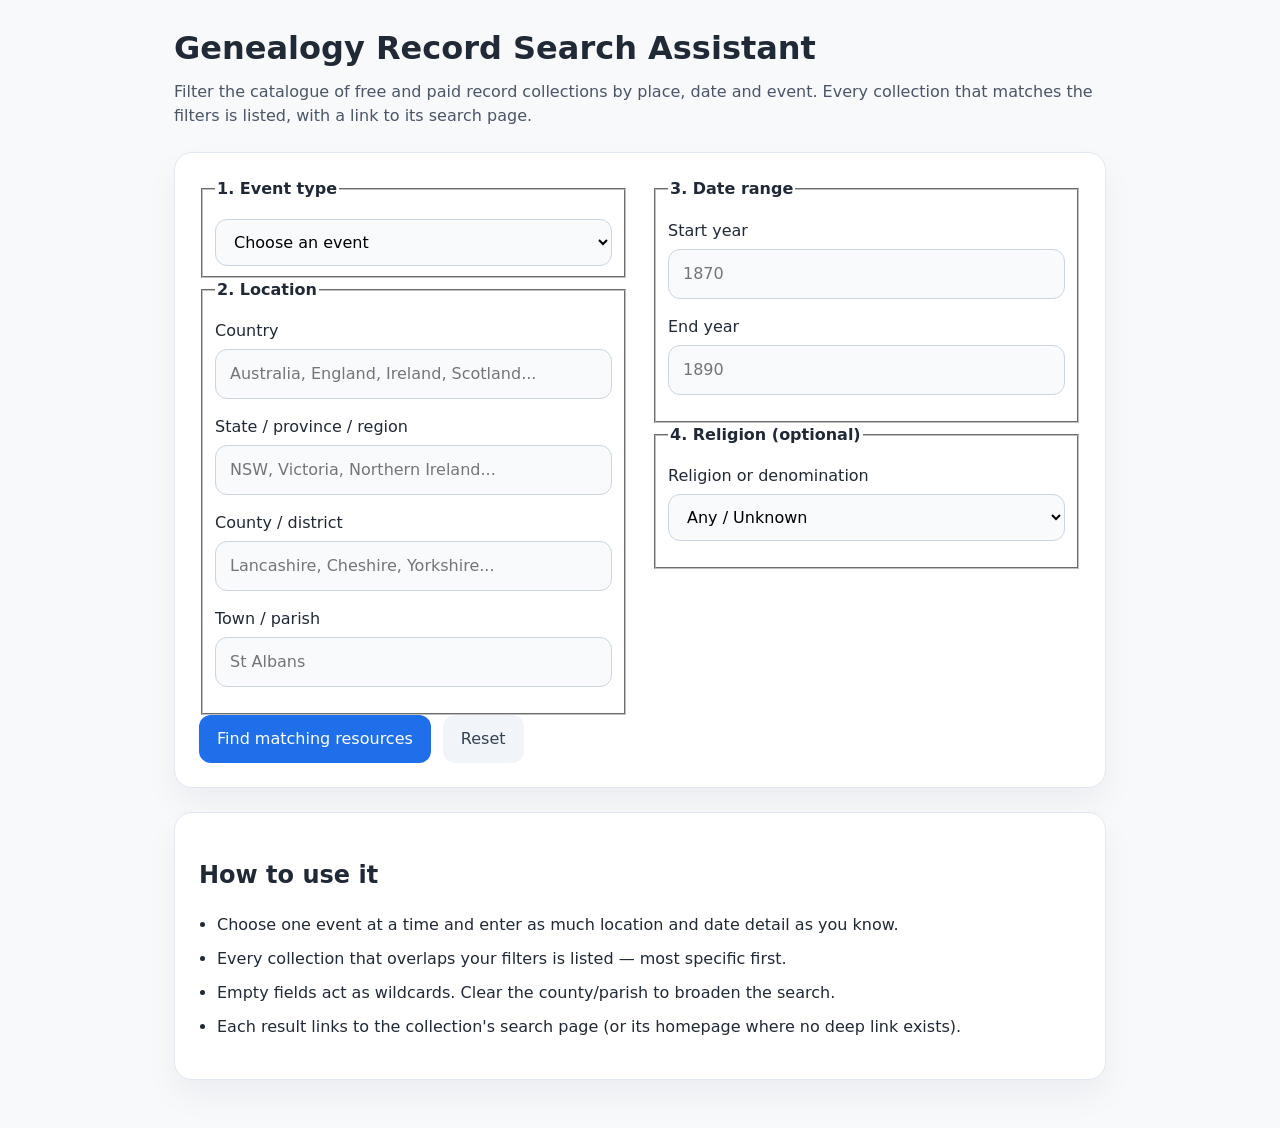
<file: index.html>
<!DOCTYPE html>
<html lang="en">
<head>
  <meta charset="UTF-8" />
  <meta name="viewport" content="width=device-width, initial-scale=1.0" />
  <title>Genealogy Search Guide</title>
  <link rel="stylesheet" href="ui/styles.css" />
</head>
<body>
  <main class="app-shell">
    <header>
      <h1>Genealogy Record Search Assistant</h1>
      <p>Filter the catalogue of free and paid record collections by place, date and event. Every collection that matches the filters is listed, with a link to its search page.</p>
    </header>

    <section class="panel">
      <form id="search-form">
        <div class="form-columns">
          <div class="form-column">
            <fieldset>
              <legend>1. Event type</legend>
              <select id="eventType">
                <option value="">Choose an event</option>
                <option value="birth">Birth</option>
                <option value="baptism">Baptism</option>
                <option value="marriage">Marriage</option>
                <option value="death">Death</option>
                <option value="burial">Burial</option>
                <option value="residence">Residence (census, directories, electoral rolls)</option>
                <option value="employment">Employment / occupational</option>
                <option value="education">Education / schools</option>
                <option value="travel">Travel / immigration / emigration</option>
                <option value="military">Military</option>
                <option value="legal">Legal (wills, probate, court, land)</option>
                <option value="other">Other</option>
              </select>
            </fieldset>

            <fieldset>
              <legend>2. Location</legend>
              <label>
                Country
                <input id="country" type="text" placeholder="Australia, England, Ireland, Scotland..." list="countries" />
              </label>
              <label>
                State / province / region
                <input id="stateProvince" type="text" placeholder="NSW, Victoria, Northern Ireland..." list="states" />
              </label>
              <label>
                County / district
                <input id="county" type="text" placeholder="Lancashire, Cheshire, Yorkshire..." list="counties" />
              </label>
              <label>
                Town / parish
                <input id="townParish" type="text" placeholder="St Albans" />
              </label>
            </fieldset>
          </div>

          <div class="form-column">
            <fieldset>
              <legend>3. Date range</legend>
              <label>
                Start year
                <input id="rangeStartYear" type="number" min="1500" max="2100" placeholder="1870" />
              </label>
              <label>
                End year
                <input id="rangeEndYear" type="number" min="1500" max="2100" placeholder="1890" />
              </label>
            </fieldset>

            <fieldset>
              <legend>4. Religion (optional)</legend>
              <label>
                Religion or denomination
                <select id="religion">
                  <option value="any">Any / Unknown</option>
                  <option value="Catholic">Catholic</option>
                  <option value="Protestant">Protestant</option>
                  <option value="Jewish">Jewish</option>
                  <option value="LDS">LDS</option>
                  <option value="Orthodox">Orthodox</option>
                  <option value="Other">Other</option>
                </select>
              </label>
            </fieldset>
          </div>
        </div>

        <div class="actions">
          <button type="submit" id="submitButton" disabled>Loading resources...</button>
          <button type="button" id="resetButton" class="secondary">Reset</button>
        </div>

        <datalist id="countries">
          <option value="Australia">
          <option value="England">
          <option value="Wales">
          <option value="Scotland">
          <option value="Ireland">
          <option value="Northern Ireland">
          <option value="United Kingdom">
          <option value="United States">
          <option value="Canada">
          <option value="New Zealand">
          <option value="Germany">
        </datalist>

        <datalist id="states">
          <option value="New South Wales">
          <option value="Victoria">
          <option value="Queensland">
          <option value="Western Australia">
          <option value="South Australia">
          <option value="Tasmania">
          <option value="Northern Territory">
        </datalist>

        <datalist id="counties">
          <option value="Lancashire">
          <option value="Cheshire">
          <option value="Yorkshire">
        </datalist>
      </form>
    </section>

    <section id="results" class="panel hidden">
      <h2>Matching resources</h2>
      <div id="results-summary" class="results-summary"></div>
      <div id="results-explanation" class="results-explanation"></div>
      <ul id="results-list" class="results-list"></ul>
    </section>

    <section class="panel note-panel">
      <h2>How to use it</h2>
      <ul>
        <li>Choose one event at a time and enter as much location and date detail as you know.</li>
        <li>Every collection that overlaps your filters is listed — most specific first.</li>
        <li>Empty fields act as wildcards. Clear the county/parish to broaden the search.</li>
        <li>Each result links to the collection's search page (or its homepage where no deep link exists).</li>
      </ul>
    </section>
  </main>

  <script src="resources/genealogy-free-resources.js"></script>
  <script src="ui/app.js"></script>
</body>
</html>
</file>
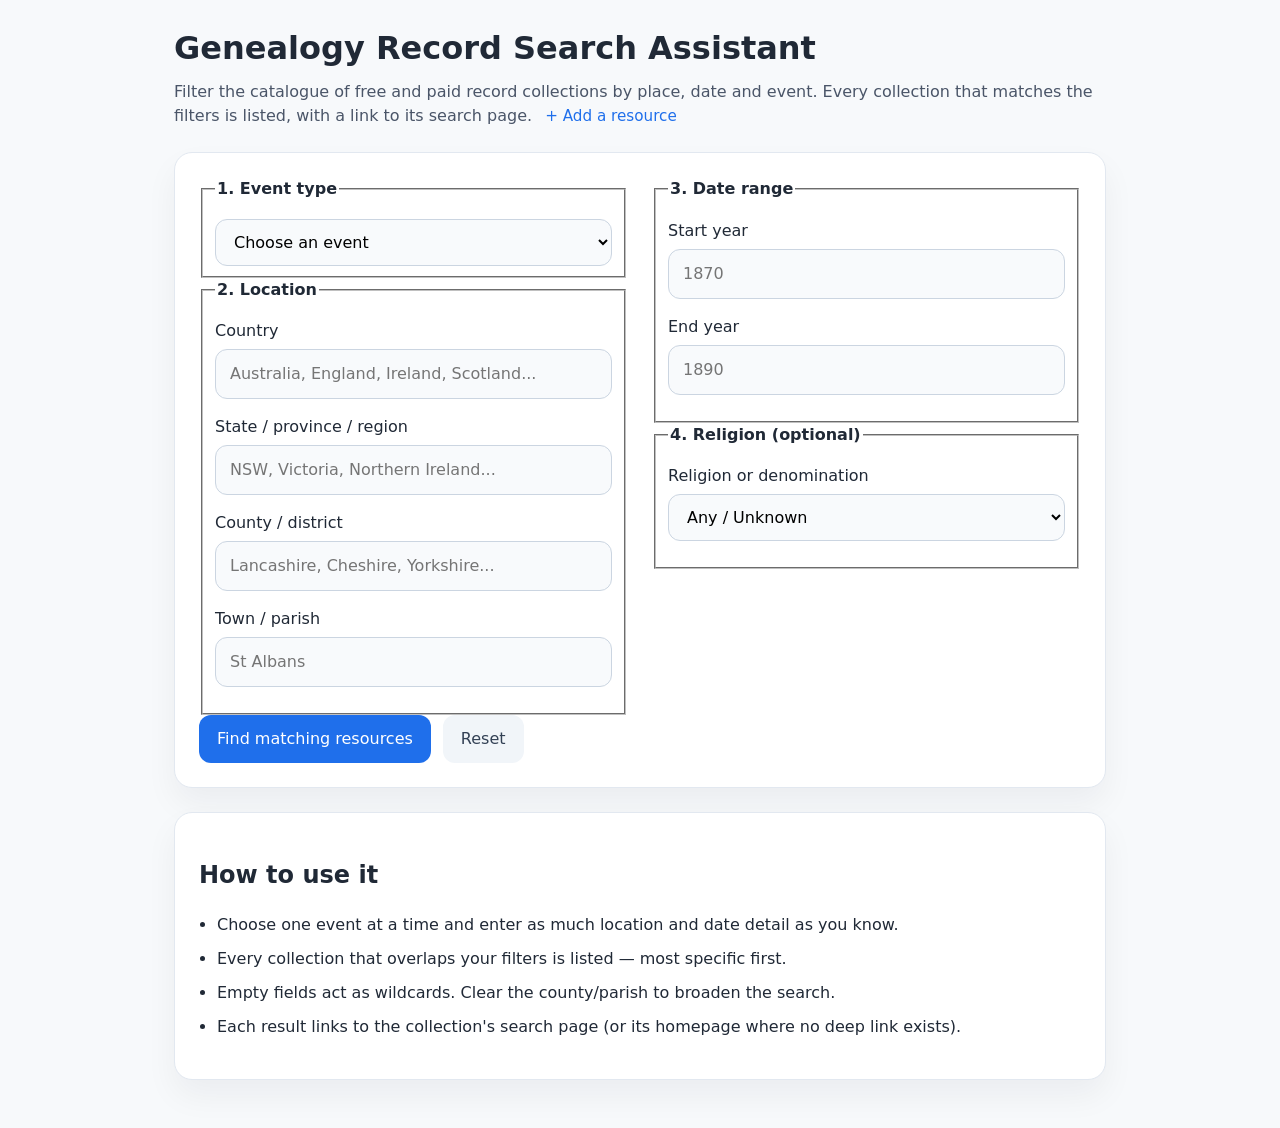
<file: ui/index.html>
<!DOCTYPE html>
<html lang="en">
<head>
  <meta charset="UTF-8" />
  <meta name="viewport" content="width=device-width, initial-scale=1.0" />
  <title>Genealogy Search Guide</title>
  <link rel="stylesheet" href="styles.css" />
</head>
<body>
  <main class="app-shell">
    <header>
      <h1>Genealogy Record Search Assistant</h1>
      <p>
        Filter the catalogue of free and paid record collections by place, date and event. Every collection that matches the filters is listed, with a link to its search page.
        <a href="add-resource.html" class="header-link">+ Add a resource</a>
      </p>
    </header>

    <section class="panel">
      <form id="search-form">
        <div class="form-columns">
          <div class="form-column">
            <fieldset>
              <legend>1. Event type</legend>
              <select id="eventType">
                <option value="">Choose an event</option>
                <option value="birth">Birth</option>
                <option value="baptism">Baptism</option>
                <option value="marriage">Marriage</option>
                <option value="death">Death</option>
                <option value="burial">Burial</option>
                <option value="residence">Residence (census, directories, electoral rolls)</option>
                <option value="employment">Employment / occupational</option>
                <option value="education">Education / schools</option>
                <option value="travel">Travel / immigration / emigration</option>
                <option value="military">Military</option>
                <option value="legal">Legal (wills, probate, court, land)</option>
                <option value="other">Other</option>
              </select>
            </fieldset>

            <fieldset>
              <legend>2. Location</legend>
              <label>
                Country
                <input id="country" type="text" placeholder="Australia, England, Ireland, Scotland..." list="countries" />
              </label>
              <label>
                State / province / region
                <input id="stateProvince" type="text" placeholder="NSW, Victoria, Northern Ireland..." list="states" />
              </label>
              <label>
                County / district
                <input id="county" type="text" placeholder="Lancashire, Cheshire, Yorkshire..." list="counties" />
              </label>
              <label>
                Town / parish
                <input id="townParish" type="text" placeholder="St Albans" />
              </label>
            </fieldset>
          </div>

          <div class="form-column">
            <fieldset>
              <legend>3. Date range</legend>
              <label>
                Start year
                <input id="rangeStartYear" type="number" min="1500" max="2100" placeholder="1870" />
              </label>
              <label>
                End year
                <input id="rangeEndYear" type="number" min="1500" max="2100" placeholder="1890" />
              </label>
            </fieldset>

            <fieldset>
              <legend>4. Religion (optional)</legend>
              <label>
                Religion or denomination
                <select id="religion">
                  <option value="any">Any / Unknown</option>
                  <option value="Catholic">Catholic</option>
                  <option value="Protestant">Protestant</option>
                  <option value="Jewish">Jewish</option>
                  <option value="LDS">LDS</option>
                  <option value="Orthodox">Orthodox</option>
                  <option value="Other">Other</option>
                </select>
              </label>
            </fieldset>
          </div>
        </div>

        <div class="actions">
          <button type="submit" id="submitButton" disabled>Loading resources...</button>
          <button type="button" id="resetButton" class="secondary">Reset</button>
        </div>

        <datalist id="countries">
          <option value="Australia">
          <option value="England">
          <option value="Wales">
          <option value="Scotland">
          <option value="Ireland">
          <option value="Northern Ireland">
          <option value="United Kingdom">
          <option value="United States">
          <option value="Canada">
          <option value="New Zealand">
          <option value="Germany">
        </datalist>

        <datalist id="states">
          <option value="New South Wales">
          <option value="Victoria">
          <option value="Queensland">
          <option value="Western Australia">
          <option value="South Australia">
          <option value="Tasmania">
          <option value="Northern Territory">
        </datalist>

        <datalist id="counties">
          <option value="Lancashire">
          <option value="Cheshire">
          <option value="Yorkshire">
        </datalist>
      </form>
    </section>

    <section id="results" class="panel hidden">
      <h2>Matching resources</h2>
      <div id="results-summary" class="results-summary"></div>
      <div id="results-explanation" class="results-explanation"></div>
      <ul id="results-list" class="results-list"></ul>
    </section>

    <section class="panel note-panel">
      <h2>How to use it</h2>
      <ul>
        <li>Choose one event at a time and enter as much location and date detail as you know.</li>
        <li>Every collection that overlaps your filters is listed — most specific first.</li>
        <li>Empty fields act as wildcards. Clear the county/parish to broaden the search.</li>
        <li>Each result links to the collection's search page (or its homepage where no deep link exists).</li>
      </ul>
    </section>
  </main>

  <script src="../resources/genealogy-free-resources.js"></script>
  <script src="app.js"></script>
</body>
</html>
</file>
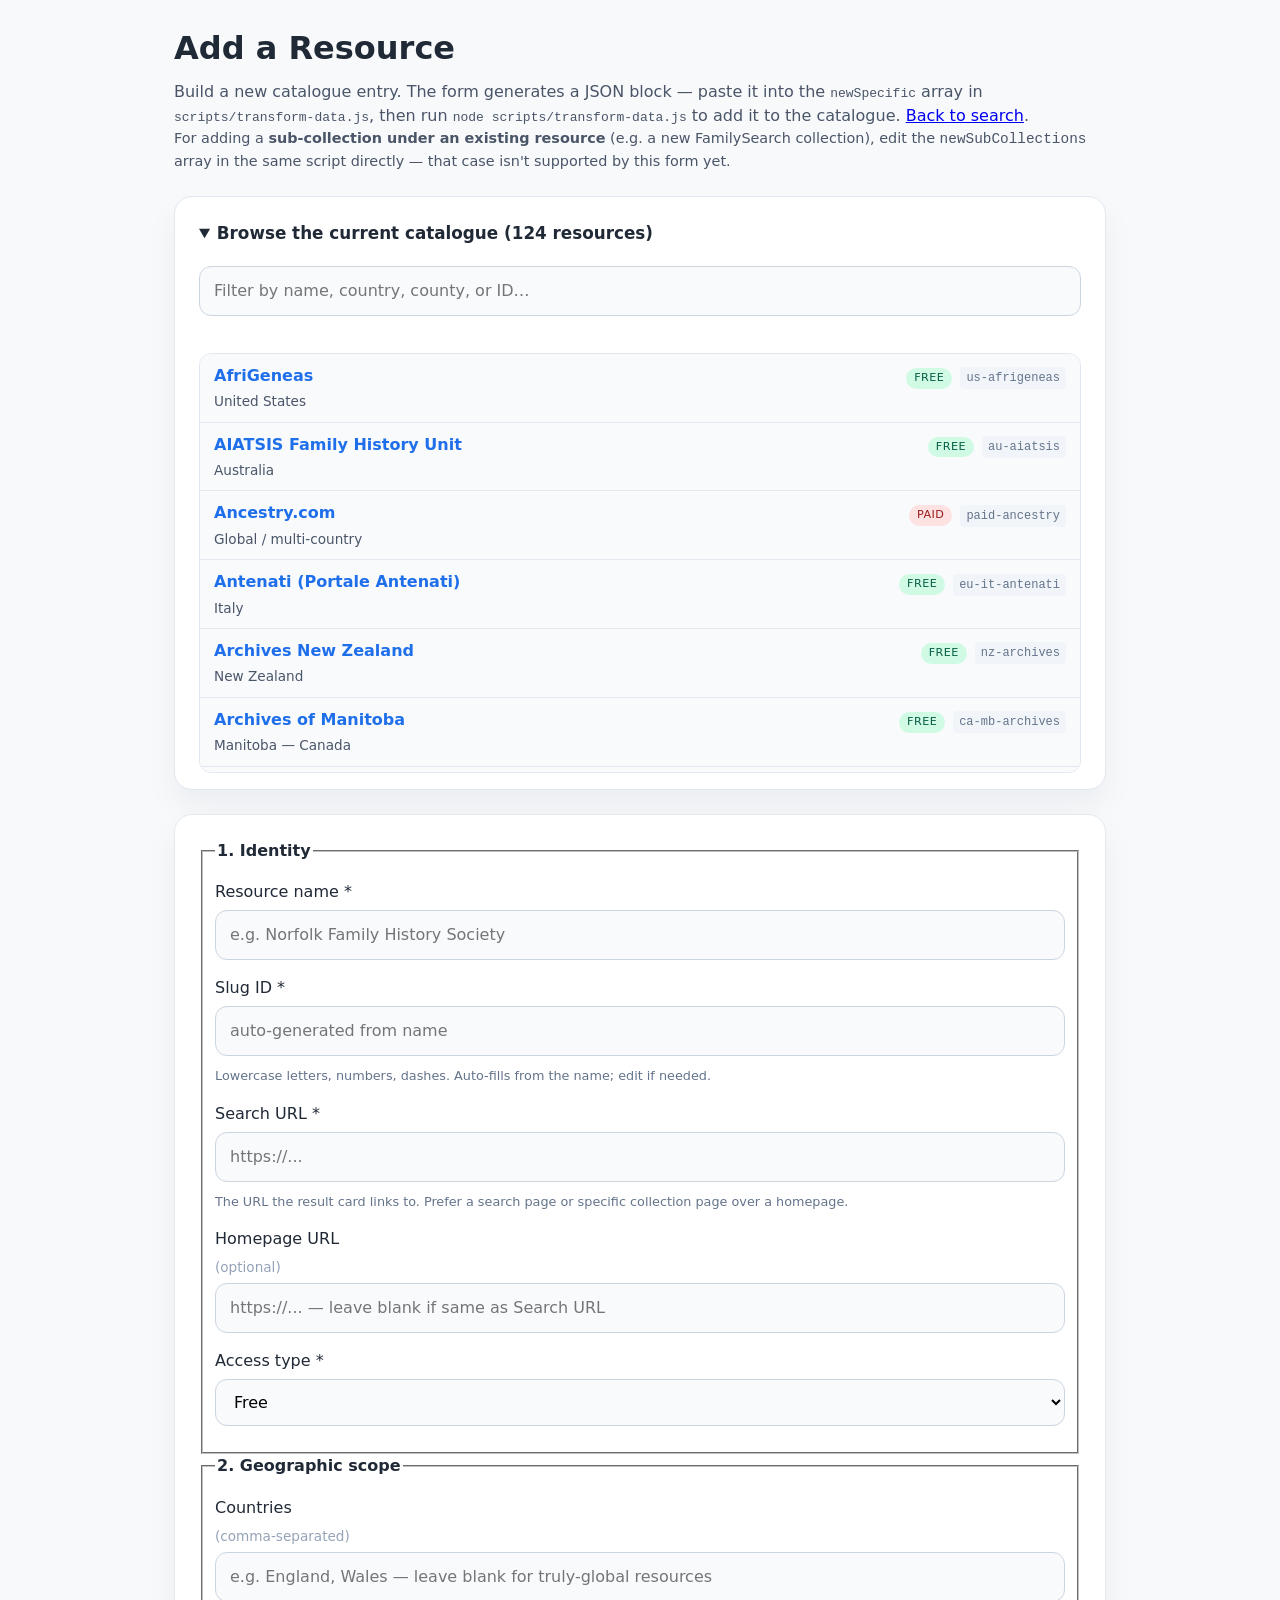
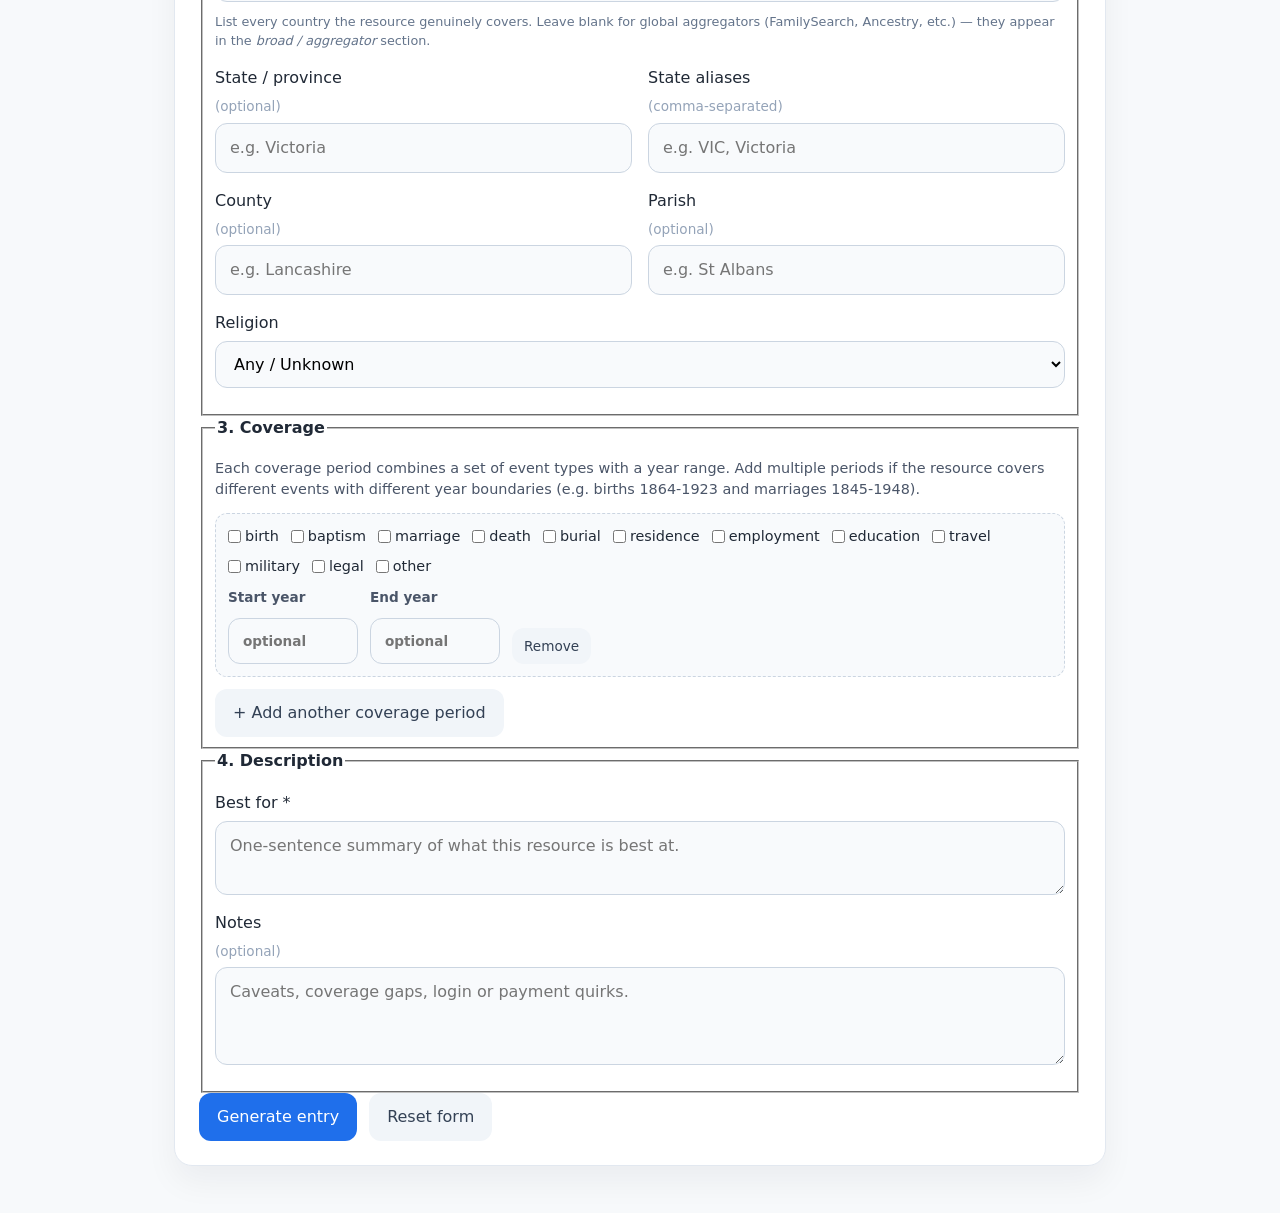
<file: ui/add-resource.html>
<!DOCTYPE html>
<html lang="en">
<head>
  <meta charset="UTF-8" />
  <meta name="viewport" content="width=device-width, initial-scale=1.0" />
  <title>Add Resource — Genealogy Search Guide</title>
  <link rel="stylesheet" href="styles.css" />
</head>
<body>
  <main class="app-shell">
    <header>
      <h1>Add a Resource</h1>
      <p>
        Build a new catalogue entry. The form generates a JSON block — paste it into the
        <code>newSpecific</code> array in <code>scripts/transform-data.js</code>, then run
        <code>node scripts/transform-data.js</code> to add it to the catalogue.
        <a href="index.html">Back to search</a>.
      </p>
      <p class="hint">
        For adding a <strong>sub-collection under an existing resource</strong> (e.g. a new FamilySearch
        collection), edit the <code>newSubCollections</code> array in the same script directly — that case
        isn't supported by this form yet.
      </p>
    </header>

    <details id="catalogue-browser" class="panel catalogue-browser" open>
      <summary>Browse the current catalogue (<span id="catalogue-count">0</span> resources)</summary>
      <div class="catalogue-content">
        <input type="search" id="catalogue-filter" placeholder="Filter by name, country, county, or ID…" autocomplete="off">
        <div id="catalogue-meta" class="catalogue-meta"></div>
        <ul id="catalogue-list" class="catalogue-list"></ul>
      </div>
    </details>

    <form id="add-form" class="panel">
      <fieldset>
        <legend>1. Identity</legend>
        <label>
          Resource name *
          <input id="resourceName" type="text" required placeholder="e.g. Norfolk Family History Society">
        </label>
        <label>
          Slug ID *
          <input id="id" type="text" required pattern="[a-z0-9\-]+" placeholder="auto-generated from name">
          <small>Lowercase letters, numbers, dashes. Auto-fills from the name; edit if needed.</small>
          <small id="id-warning" class="form-warning hidden"></small>
        </label>
        <label>
          Search URL *
          <input id="url" type="url" required placeholder="https://...">
          <small>The URL the result card links to. Prefer a search page or specific collection page over a homepage.</small>
        </label>
        <label>
          Homepage URL <span class="optional">(optional)</span>
          <input id="homeUrl" type="url" placeholder="https://... — leave blank if same as Search URL">
        </label>
        <label>
          Access type *
          <select id="accessType" required>
            <option value="free">Free</option>
            <option value="free-with-login">Free with login</option>
            <option value="freemium">Freemium (some free, some paid)</option>
            <option value="paid">Paid</option>
          </select>
        </label>
      </fieldset>

      <fieldset>
        <legend>2. Geographic scope</legend>
        <label>
          Countries <span class="optional">(comma-separated)</span>
          <input id="countries" type="text" placeholder="e.g. England, Wales — leave blank for truly-global resources">
          <small>List every country the resource genuinely covers. Leave blank for global aggregators (FamilySearch, Ancestry, etc.) — they appear in the <em>broad / aggregator</em> section.</small>
        </label>
        <div class="form-columns-tight">
          <label>
            State / province <span class="optional">(optional)</span>
            <input id="stateProvince" type="text" placeholder="e.g. Victoria">
          </label>
          <label>
            State aliases <span class="optional">(comma-separated)</span>
            <input id="stateAliases" type="text" placeholder="e.g. VIC, Victoria">
          </label>
        </div>
        <div class="form-columns-tight">
          <label>
            County <span class="optional">(optional)</span>
            <input id="county" type="text" placeholder="e.g. Lancashire">
          </label>
          <label>
            Parish <span class="optional">(optional)</span>
            <input id="parish" type="text" placeholder="e.g. St Albans">
          </label>
        </div>
        <label>
          Religion
          <select id="religion">
            <option value="any">Any / Unknown</option>
            <option value="Catholic">Catholic</option>
            <option value="Protestant">Protestant</option>
            <option value="Jewish">Jewish</option>
            <option value="LDS">LDS</option>
            <option value="Orthodox">Orthodox</option>
            <option value="Other">Other</option>
          </select>
        </label>
      </fieldset>

      <fieldset>
        <legend>3. Coverage</legend>
        <p class="hint">Each coverage period combines a set of event types with a year range. Add multiple periods if the resource covers different events with different year boundaries (e.g. births 1864-1923 and marriages 1845-1948).</p>
        <div id="coverage-rows"></div>
        <button type="button" id="add-coverage" class="secondary">+ Add another coverage period</button>
      </fieldset>

      <fieldset>
        <legend>4. Description</legend>
        <label>
          Best for *
          <textarea id="bestFor" rows="2" required placeholder="One-sentence summary of what this resource is best at."></textarea>
        </label>
        <label>
          Notes <span class="optional">(optional)</span>
          <textarea id="notes" rows="3" placeholder="Caveats, coverage gaps, login or payment quirks."></textarea>
        </label>
      </fieldset>

      <div class="actions">
        <button type="submit">Generate entry</button>
        <button type="reset" class="secondary">Reset form</button>
      </div>
    </form>

    <section id="output-section" class="panel hidden">
      <h2>Generated entry</h2>
      <p>
        Paste this object into the <code>newSpecific</code> array near the bottom of
        <code>scripts/transform-data.js</code> (between the existing entries' commas), then run
        <code>node scripts/transform-data.js</code>.
      </p>
      <div class="output-actions">
        <button type="button" id="copy-output">Copy to clipboard</button>
      </div>
      <pre id="output"></pre>
    </section>
  </main>

  <script src="../resources/genealogy-free-resources.js"></script>
  <script src="add-resource.js"></script>
</body>
</html>
</file>
<file: ui/styles.css>
:root {
  color-scheme: light;
  font-family: Inter, system-ui, -apple-system, BlinkMacSystemFont, "Segoe UI", sans-serif;
  background: #f7f9fb;
  color: #202936;
  line-height: 1.5;
}

* {
  box-sizing: border-box;
}

body {
  margin: 0;
  min-height: 100vh;
}

.app-shell {
  max-width: 980px;
  margin: 0 auto;
  padding: 24px;
}

header {
  margin-bottom: 24px;
}

h1 {
  margin: 0 0 8px;
  font-size: clamp(2rem, 2.5vw, 2.75rem);
}

p {
  margin: 0;
  color: #4a5568;
}

.panel {
  background: #ffffff;
  border: 1px solid #e2e8f0;
  border-radius: 18px;
  padding: 24px;
  box-shadow: 0 16px 32px rgba(15, 23, 42, 0.05);
  margin-bottom: 24px;
}

.form-columns {
  display: flex;
  gap: 24px;
}

.form-column {
  flex: 1;
}

@media (max-width: 768px) {
  .form-columns {
    flex-direction: column;
  }
}

legend {
  font-weight: 700;
  margin-bottom: 12px;
}

label {
  display: grid;
  gap: 6px;
  margin-bottom: 16px;
}

input,
select,
textarea {
  width: 100%;
  border: 1px solid #cbd5e1;
  border-radius: 12px;
  padding: 12px 14px;
  background: #f8fafc;
  font: inherit;
}

textarea {
  resize: vertical;
}

button {
  border: none;
  border-radius: 12px;
  padding: 12px 18px;
  font: inherit;
  cursor: pointer;
}

button[type="submit"] {
  background: #1f6feb;
  color: white;
}

button[type="submit"]:disabled {
  background: #94a3b8;
  cursor: not-allowed;
}

button.secondary {
  background: #f1f5f9;
  color: #334155;
}

.actions {
  display: flex;
  gap: 12px;
  flex-wrap: wrap;
}

.hidden {
  display: none !important;
}

.results-summary {
  font-weight: 700;
  margin-bottom: 8px;
}

.results-explanation {
  background: #fff7ed;
  border: 1px solid #fcd34d;
  padding: 12px 14px;
  border-radius: 12px;
  margin-bottom: 16px;
  font-size: 0.95rem;
}

.results-explanation:empty {
  display: none;
}

.results-list {
  list-style: none;
  padding: 0;
  margin: 0;
  display: grid;
  gap: 12px;
}

.result-card {
  border: 1px solid #d1d5db;
  border-radius: 14px;
  padding: 14px 16px;
  background: #f8fafc;
}

.result-card.result-free {
  border-left: 4px solid #10b981;
}

.result-card.result-free-with-login {
  border-left: 4px solid #3b82f6;
}

.result-card.result-freemium {
  border-left: 4px solid #f59e0b;
}

.result-card.result-paid {
  border-left: 4px solid #ef4444;
}

.result-head {
  display: flex;
  justify-content: space-between;
  align-items: center;
  gap: 12px;
  margin-bottom: 4px;
}

.result-name {
  font-weight: 700;
  font-size: 1.05rem;
  color: #1f6feb;
  text-decoration: none;
}

.result-name:hover {
  text-decoration: underline;
}

.result-meta {
  display: inline-flex;
  gap: 6px;
  align-items: center;
}

.result-access {
  font-size: 0.8rem;
  text-transform: uppercase;
  letter-spacing: 0.04em;
  color: #4a5568;
  background: #e2e8f0;
  padding: 2px 8px;
  border-radius: 999px;
}

.result-badge {
  font-size: 0.7rem;
  text-transform: uppercase;
  letter-spacing: 0.04em;
  color: #1f6feb;
  background: #dbeafe;
  padding: 2px 8px;
  border-radius: 999px;
}

.result-scope {
  font-size: 0.9rem;
  color: #334155;
  margin-bottom: 2px;
}

.result-coverage {
  font-size: 0.85rem;
  color: #4a5568;
  margin-bottom: 6px;
  font-variant-numeric: tabular-nums;
}

.result-best-for {
  font-size: 0.95rem;
  margin-bottom: 4px;
}

.result-notes {
  font-size: 0.85rem;
  color: #4a5568;
}

.results-general {
  margin-top: 16px;
  padding-top: 12px;
  border-top: 1px dashed #cbd5e1;
}

.results-general[open] {
  padding-top: 8px;
}

.results-general summary {
  cursor: pointer;
  font-weight: 600;
  color: #4a5568;
  padding: 8px 0;
  list-style: revert;
  user-select: none;
}

.results-general summary:hover {
  color: #1f6feb;
}

.results-general[open] summary::after {
  content: ' (click to collapse)';
  font-weight: 400;
  font-size: 0.85rem;
  color: #94a3b8;
}

.results-general .results-list {
  margin-top: 12px;
  opacity: 0.92;
}

.results-general .result-card {
  background: #f1f5f9;
}

/* --- add-resource.html ---------------------------------------------------- */

.optional {
  color: #94a3b8;
  font-weight: 400;
  font-size: 0.85rem;
}

label small {
  display: block;
  font-size: 0.8rem;
  color: #64748b;
  margin-top: 4px;
  font-weight: 400;
}

label small.form-warning {
  color: #b91c1c;
  font-weight: 600;
}

.form-columns-tight {
  display: flex;
  gap: 16px;
}

.form-columns-tight label {
  flex: 1;
}

@media (max-width: 640px) {
  .form-columns-tight {
    flex-direction: column;
    gap: 0;
  }
}

.hint {
  color: #4a5568;
  font-size: 0.9rem;
  margin: 0 0 12px;
}

.coverage-row {
  border: 1px dashed #cbd5e1;
  border-radius: 12px;
  padding: 12px;
  margin-bottom: 12px;
  background: #f8fafc;
}

.coverage-events {
  display: flex;
  flex-wrap: wrap;
  gap: 8px 12px;
  margin-bottom: 10px;
}

.event-checkbox {
  display: inline-flex;
  align-items: center;
  gap: 4px;
  margin: 0;
  font-weight: 500;
  font-size: 0.9rem;
}

.event-checkbox input {
  width: auto;
  margin: 0;
}

.coverage-years {
  display: flex;
  gap: 12px;
  align-items: flex-end;
  flex-wrap: wrap;
}

.inline-label {
  display: inline-flex;
  flex-direction: column;
  margin: 0;
  font-size: 0.85rem;
  font-weight: 600;
  color: #4a5568;
}

.inline-label input {
  width: 130px;
  margin-top: 4px;
}

.remove-coverage {
  background: #fee2e2;
  color: #991b1b;
  font-size: 0.85rem;
  padding: 8px 12px;
}

#output {
  background: #0f172a;
  color: #e2e8f0;
  padding: 14px 16px;
  border-radius: 12px;
  font-family: ui-monospace, "SF Mono", Menlo, Consolas, monospace;
  font-size: 0.85rem;
  overflow-x: auto;
  white-space: pre;
}

.output-actions {
  margin-bottom: 12px;
}

#copy-output {
  background: #10b981;
  color: white;
}

#copy-output:disabled {
  background: #6ee7b7;
  cursor: default;
}

/* --- main page header link to add-resource ------------------------------- */

.header-link {
  display: inline-block;
  margin-left: 8px;
  font-size: 0.95rem;
  color: #1f6feb;
  text-decoration: none;
}

.header-link:hover {
  text-decoration: underline;
}

/* --- catalogue browser on add-resource.html ------------------------------ */

.catalogue-browser {
  padding: 16px 24px;
}

.catalogue-browser > summary {
  cursor: pointer;
  font-weight: 700;
  font-size: 1.05rem;
  padding: 8px 0;
  list-style: revert;
  user-select: none;
}

.catalogue-browser > summary:hover {
  color: #1f6feb;
}

.catalogue-content {
  margin-top: 12px;
}

.catalogue-content > input[type="search"] {
  margin-bottom: 8px;
}

.catalogue-meta {
  font-size: 0.85rem;
  color: #64748b;
  margin: 4px 0 8px;
  min-height: 1.2em;
}

.catalogue-list {
  list-style: none;
  padding: 0;
  margin: 0;
  max-height: 420px;
  overflow-y: auto;
  border: 1px solid #e2e8f0;
  border-radius: 12px;
  background: #f8fafc;
}

.catalogue-item {
  padding: 10px 14px;
  border-bottom: 1px solid #e2e8f0;
}

.catalogue-item:last-child {
  border-bottom: none;
}

.catalogue-empty {
  padding: 16px;
  text-align: center;
  color: #94a3b8;
  font-style: italic;
}

.cat-row {
  display: flex;
  justify-content: space-between;
  align-items: baseline;
  gap: 12px;
  flex-wrap: wrap;
}

.cat-name {
  font-weight: 600;
  color: #1f6feb;
  text-decoration: none;
}

.cat-name:hover {
  text-decoration: underline;
}

.cat-meta {
  display: inline-flex;
  gap: 8px;
  align-items: center;
}

.cat-access {
  font-size: 0.7rem;
  text-transform: uppercase;
  letter-spacing: 0.04em;
  color: #4a5568;
  background: #e2e8f0;
  padding: 2px 8px;
  border-radius: 999px;
}

.cat-access-paid {
  background: #fee2e2;
  color: #991b1b;
}

.cat-access-free {
  background: #d1fae5;
  color: #065f46;
}

.cat-id {
  font-family: ui-monospace, "SF Mono", Menlo, Consolas, monospace;
  font-size: 0.75rem;
  color: #64748b;
  background: #f1f5f9;
  padding: 2px 6px;
  border-radius: 4px;
}

.cat-scope {
  font-size: 0.85rem;
  color: #4a5568;
  margin-top: 2px;
}

.cat-subcollections {
  list-style: none;
  padding: 4px 0 0;
  margin: 6px 0 0 4px;
  font-size: 0.85rem;
  color: #4a5568;
}

.cat-sub-item {
  padding: 3px 0 3px 10px;
  border-left: 2px solid #cbd5e1;
  margin-bottom: 2px;
  display: flex;
  flex-wrap: wrap;
  gap: 4px 8px;
  align-items: baseline;
}

.cat-sub-name {
  font-weight: 500;
  color: #334155;
}

.cat-sub-meta {
  font-size: 0.78rem;
  color: #64748b;
  font-variant-numeric: tabular-nums;
}

.cat-sub-id {
  font-family: ui-monospace, "SF Mono", Menlo, Consolas, monospace;
  font-size: 0.7rem;
  color: #94a3b8;
  background: #f1f5f9;
  padding: 1px 5px;
  border-radius: 4px;
}

.note-panel ul {
  padding-left: 18px;
}

.note-panel li {
  margin-bottom: 10px;
}

@media (max-width: 640px) {
  .actions {
    flex-direction: column;
  }
  .result-head {
    flex-direction: column;
    align-items: flex-start;
  }
}
</file>
